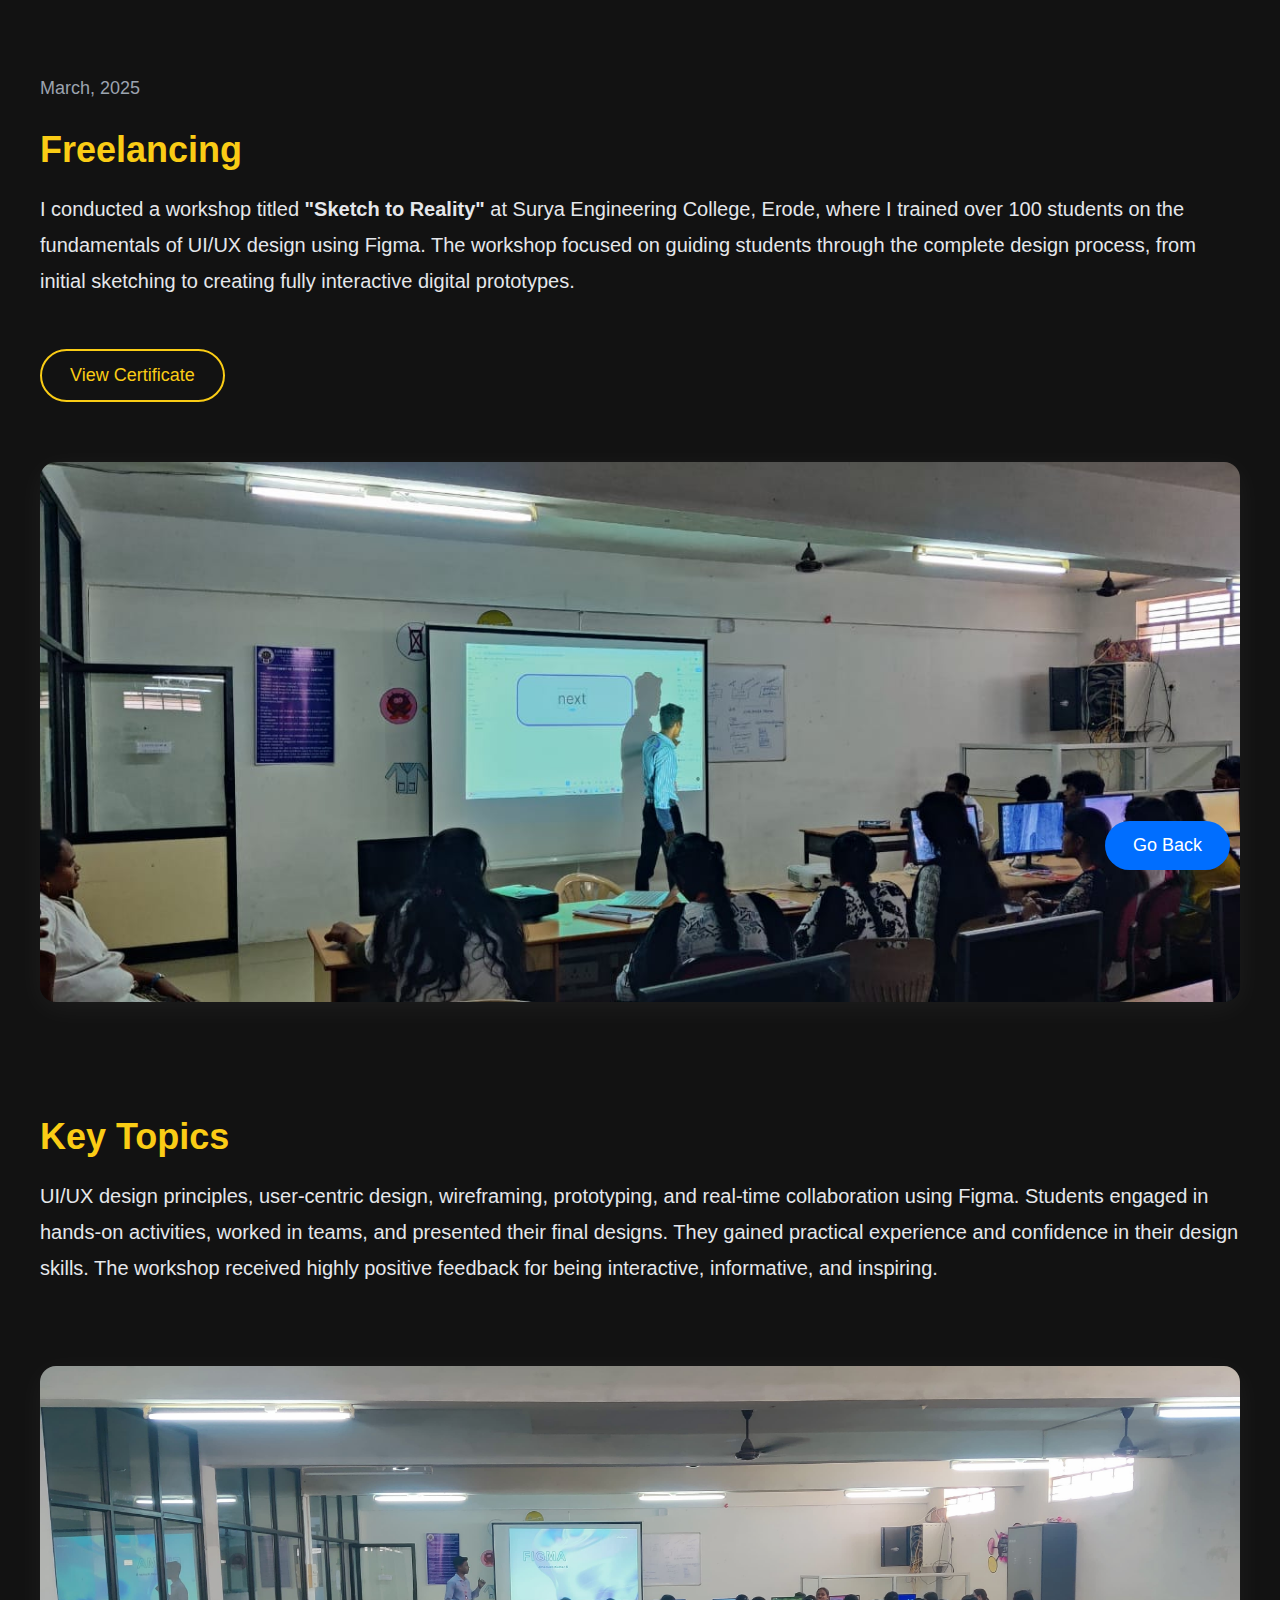
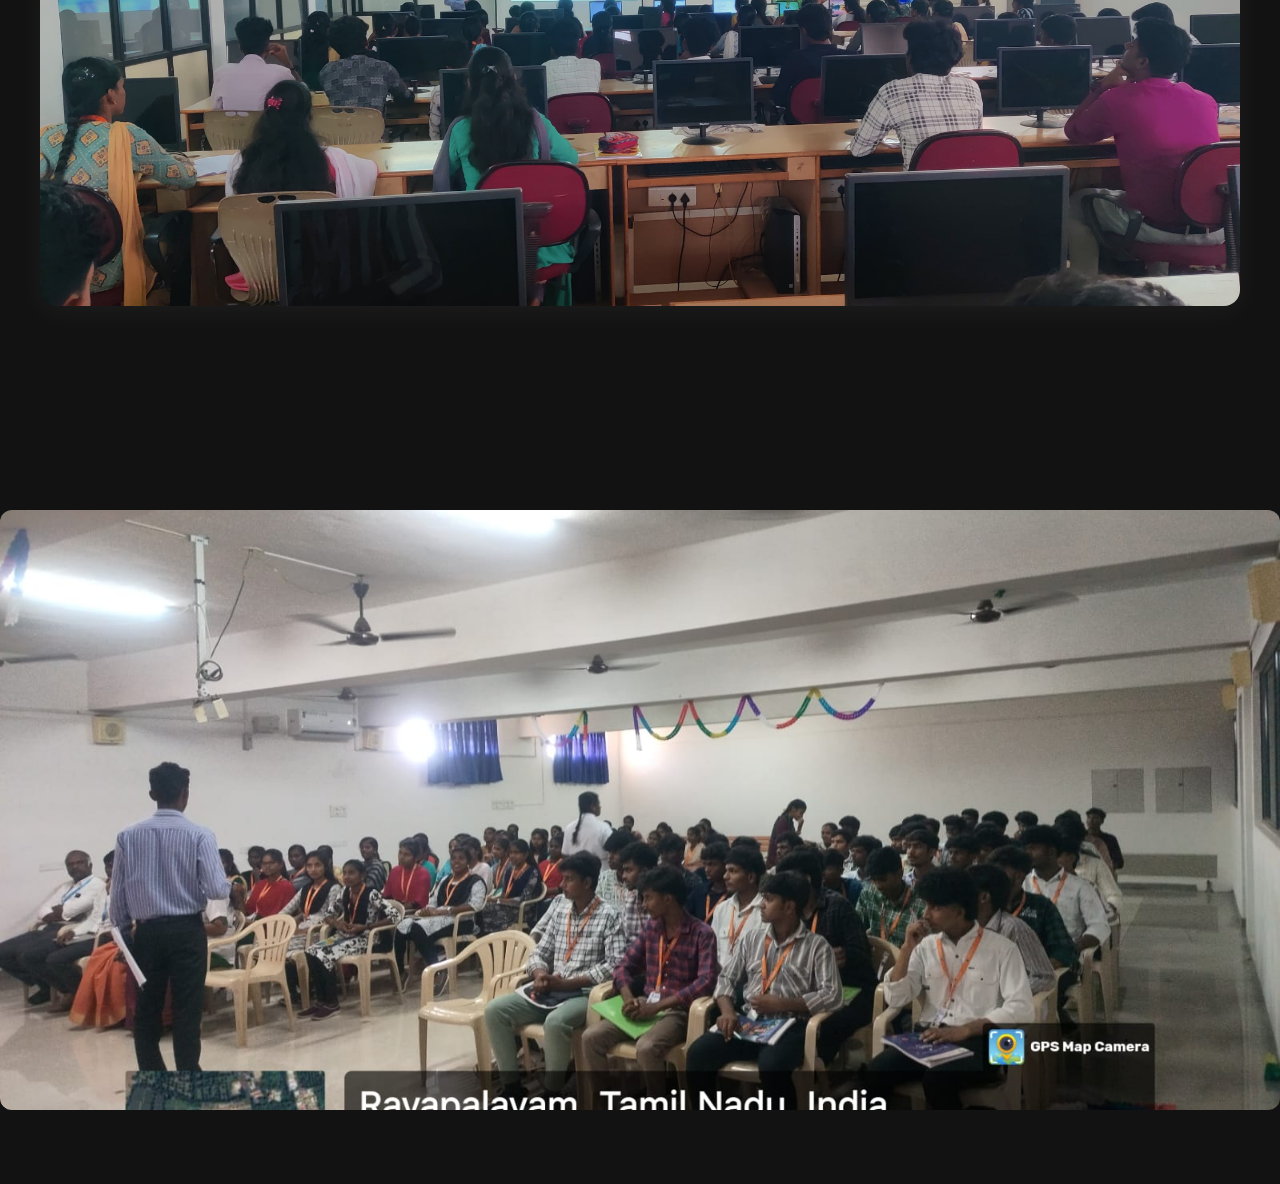
<file: freelance.html>
<!DOCTYPE html>
<html lang="en">
<head>
  <meta charset="UTF-8" />
  <meta name="viewport" content="width=device-width, initial-scale=1" />
  <title>Freelancing Workshop</title>
  <style>
    * {
      box-sizing: border-box;
    }

    body {
      margin: 0;
      font-family: 'Segoe UI', Tahoma, Geneva, Verdana, sans-serif;
      background-color: #121212;
      color: #f3f4f6;
      padding-bottom: 70px; /* Space for the fixed back button */
    }

    .full-width-img {
      width: 100%;
      height: 600px;
      object-fit: cover;
    }

    .container {
      max-width: 1400px;
      margin: 0 auto;
      padding: 60px 40px;
    }

    .section {
      display: flex;
      gap: 60px;
      flex-wrap: wrap;
      margin-bottom: 80px;
      align-items: center;
    }

    .section.reverse {
      flex-direction: row-reverse;
    }

    .left, .right {
      flex: 1 1 48%;
    }

    .workshop-img {
      width: 100%;
      height: auto;
      border-radius: 16px;
      box-shadow: 0 6px 30px rgba(255, 255, 255, 0.05);
    }

    .date {
      color: #9ca3af;
      font-size: 18px;
      margin-bottom: 14px;
    }

    .title, .key-title {
      color: #facc15;
      font-size: 36px;
      font-weight: 600;
      margin-bottom: 20px;
    }

    .description {
      font-size: 20px;
      line-height: 1.8;
      color: #e5e7eb;
    }

    .certificate-btn {
      display: inline-block;
      margin-top: 30px;
      padding: 14px 28px;
      border: 2px solid #facc15;
      border-radius: 40px;
      color: #facc15;
      text-decoration: none;
      font-weight: 500;
      transition: all 0.3s ease;
      font-size: 18px;
    }

    .certificate-btn:hover {
      background-color: #facc15;
      color: #1f2937;
    }

    .bottom-img {
      margin-top: 60px;
    }

    .bottom-img img {
      width: 100%;
      height: 600px;
      object-fit: cover;
      border-radius: 12px;
    }

    /* Jump Animation */
    @keyframes jump {
      0%, 100% {
        transform: translateY(0);
      }
      50% {
        transform: translateY(-8px);
      }
    }

    /* Fixed Back Button */
    .back-btn {
      position: fixed;
      bottom: 30px;
      right:50px;
      padding: 14px 28px;
      background-color: rgb(0, 110, 255);
      border-radius: 40px;
      color: white;
      text-decoration: none;
      font-weight: 500;
      transition: all 0.3s ease;
      font-size: 18px;
      z-index: 1000;
      animation: jump 1.2s infinite;
    }

    .back-btn:hover {
      background-color: #07517c;
      color: white;
    }

    @media (max-width: 768px) {
      .section {
        flex-direction: column;
      }

      .left, .right {
        flex: 1 1 100%;
      }

      .full-width-img, .bottom-img img {
        height: auto;
      }

      .title, .key-title {
        font-size: 28px;
      }

      .description {
        font-size: 16px;
      }

      .certificate-btn {
        font-size: 16px;
        padding: 12px 24px;
      }

      .back-btn {
        font-size: 16px;
        padding: 12px 24px;
      }
    }
  </style>
</head>
<body>

  <div class="container">
    <!-- Freelancing Section -->
    <div class="section">
      <div class="left">
        <p class="date">March, 2025</p>
        <h2 class="title">Freelancing</h2>
        <p class="description">
          I conducted a workshop titled <strong>"Sketch to Reality"</strong> at Surya Engineering College, Erode, where I trained over 100 students on the fundamentals of UI/UX design using Figma. The workshop focused on guiding students through the complete design process, from initial sketching to creating fully interactive digital prototypes.
        </p>
        <a href="files/apprication.pdf" class="certificate-btn">View Certificate</a>
      </div>
      <div class="right">
        <img src="files/4.jpg" alt="Students Learning" class="workshop-img" />
      </div>
    </div>

    <!-- Key Topics Section -->
    <div class="section reverse">
      <div class="left">
        <h2 class="key-title">Key Topics</h2>
        <p class="description">
          UI/UX design principles, user-centric design, wireframing, prototyping, and real-time collaboration using Figma. Students engaged in hands-on activities, worked in teams, and presented their final designs. They gained practical experience and confidence in their design skills. The workshop received highly positive feedback for being interactive, informative, and inspiring.
        </p>
      </div>
      <div class="right">
        <img src="files/2.jpg" alt="UI/UX Workshop Session" class="workshop-img" />
      </div>
    </div>
  </div>

  <!-- Bottom Image -->
  <div class="bottom-img">
    <img src="files/3.jpg" alt="Speaker and Audience" />
  </div>

  <!-- Fixed Back Button -->
  <a href="index.html" class="back-btn">Go Back</a>

</body>
</html>
</file>
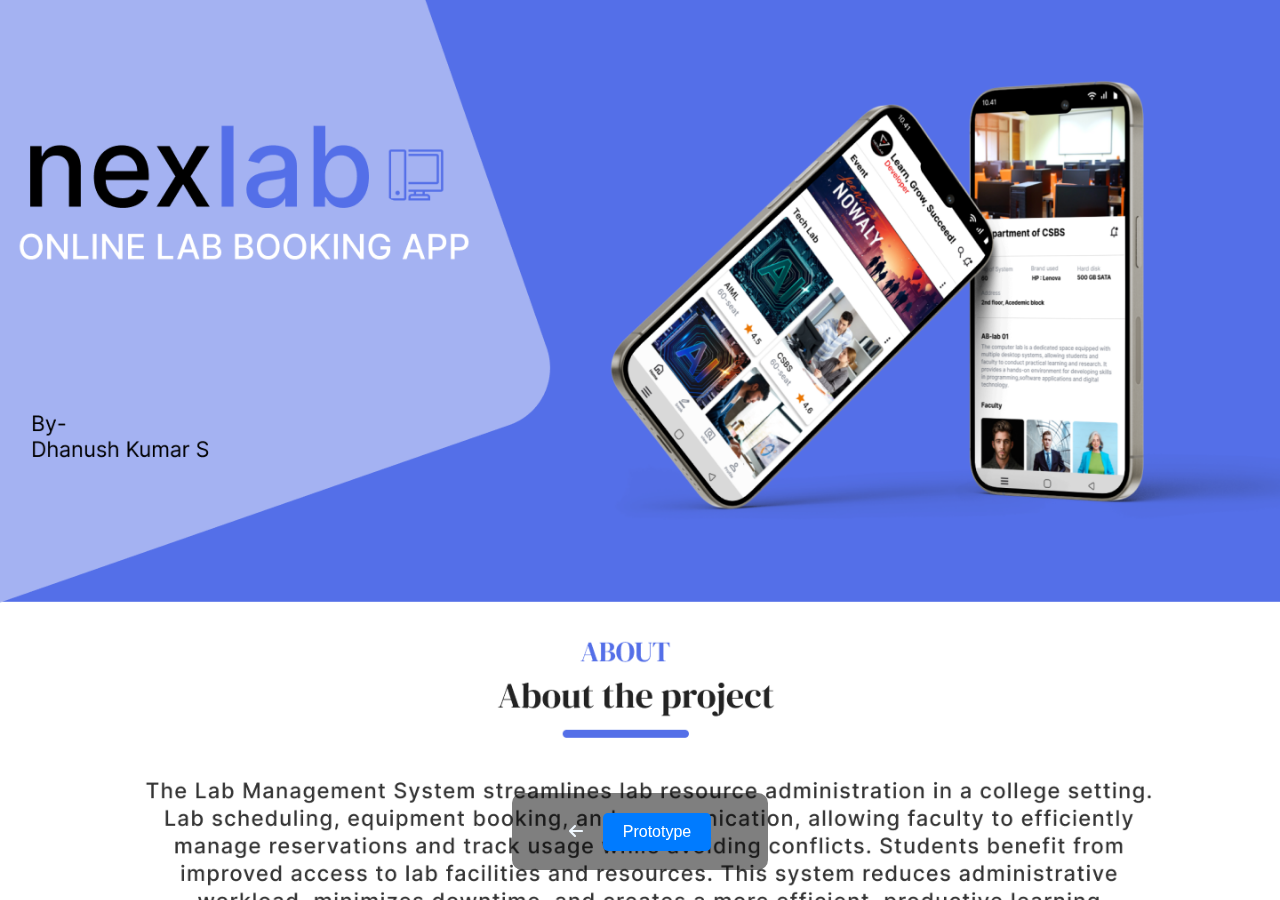
<file: nexlab.html>
<!DOCTYPE html>
<html lang="en">
<head>
  <meta charset="UTF-8">
  <link rel="icon" href="https://i.ibb.co/zRsTj3p/Frame-1-37.png">
  <link rel="stylesheet" href="https://cdnjs.cloudflare.com/ajax/libs/font-awesome/6.4.0/css/all.min.css" class="stylesheet">

  <title>project Nexlab</title>
  <link rel="icon" type="image/png" href="files/pro.png">
  <style>
    html, body {
      margin: 0;
      padding: 0;
      height: 100%;
      overflow: hidden; /* Prevent default page scroll */
    }

    .image-container {
      position: fixed;
      top: 0;
      left: 0;
      width: 100%;
      height: 100%;
      overflow: auto; /* Enables scrolling */
      z-index: 0;
    }

    .image-container img {
      display: block;
      max-width: none;
      width: 100vw;
      height: auto;
    }

    .nav {
      width: 100%;
      display: flex;
      justify-content: center;
      margin-top: 50px;
    }

    .navbar {
      position: fixed;
      bottom: 0;
      left: 50%;
      transform: translateX(-50%);
      width: 20vw;
      height: 5vh;
      display: flex;
      justify-content: center;
      align-items: center;
      gap: 20px;
      padding: 1rem 0;
      background-color: rgba(0, 0, 0, 0.5);
      z-index: 1000;
      border-radius: 10px;
    }

    .navbar button {
      padding: 10px 20px;
      font-size: 16px;
      border: none;
      border-radius: 5px;
      cursor: pointer;
      color: white;
      background-color: #007bff;
      transition: background-color 0.3s ease;
    }

    .navbar button:hover {
      background-color: #0056b3;
    }

    /* Responsive Design */
    @media (max-width: 768px) {
      .navbar {
        width: 40vw;
        height: 5vh;
        gap: 15px;
        padding: 0.8rem 0.5rem;
      }

      .navbar button {
        padding: 8px 16px;
        font-size: 14px;
      }
    }

    @media (max-width: 480px) {
      .navbar {
  
        width: 40vw;
        display: flex;
        justify-content: center;
        height: 3vh;
        gap: 25px;
        padding: 1rem 0.5rem;
      }

      .navbar button {
        padding: 8px 15px;
        font-size: 14px;
      }
    }

  </style>
</head>
<body>
  <div class="image-container">
    <img src="files/Portfolio.png" alt="Large Background">
  </div>

  <div class="nav">
    <div class="navbar" style="margin-bottom:30px;" >
      <a href="index.html" style="color:aliceblue;"><i class="fa fa-arrow-left" aria-hidden="true"></i></a><button onclick="window.open('https://www.figma.com/proto/R8olWnBeSFJCF7Xoc9eipB/lab-available?node-id=908-1628&t=J1qVlYxXsjddccFQ-1', '_blank')">
  Prototype
</button>

    </div>
  </div>
</body>
</html>
</file>
